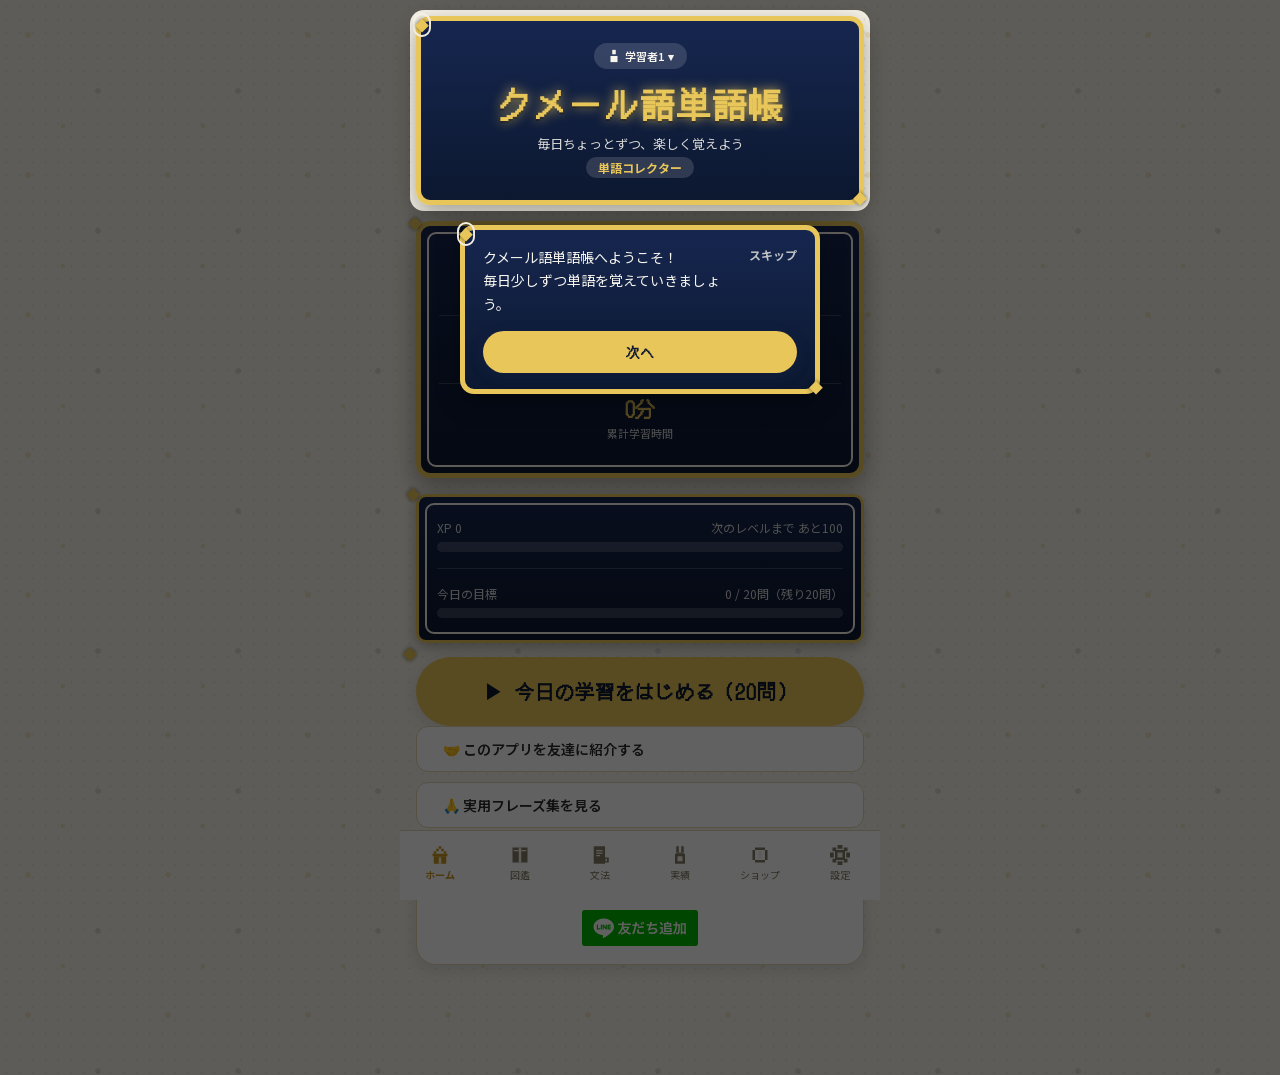
<file: index.html>
<!DOCTYPE html>
<html lang="ja">
<head>
<meta charset="UTF-8">
<meta name="viewport" content="width=device-width, initial-scale=1, viewport-fit=cover">
<title>クメール語単語帳</title>
<meta name="theme-color" content="#1f3d73">
<meta name="apple-mobile-web-app-capable" content="yes">
<meta name="apple-mobile-web-app-status-bar-style" content="black-translucent">
<meta name="apple-mobile-web-app-title" content="クメール単語">
<link rel="manifest" href="manifest.json">
<link rel="icon" href="icons/icon-192.png" type="image/png">
<link rel="apple-touch-icon" href="icons/apple-touch-icon.png">
<link rel="stylesheet" href="css/style.css">
</head>
<body>

<svg style="display:none" aria-hidden="true">
  <defs>
    <symbol id="icon-home" viewBox="0 0 16 16">
      <rect x="7" y="1" width="2" height="2"/><rect x="5" y="3" width="2" height="2"/><rect x="9" y="3" width="2" height="2"/>
      <rect x="3" y="5" width="2" height="2"/><rect x="11" y="5" width="2" height="2"/>
      <rect x="2" y="7" width="12" height="2"/>
      <rect x="3" y="9" width="10" height="6"/>
      <rect x="7" y="10" width="2" height="5" fill="var(--paper)"/>
    </symbol>
    <symbol id="icon-book" viewBox="0 0 16 16">
      <rect x="2" y="2" width="6" height="12"/><rect x="8" y="2" width="6" height="12"/>
      <rect x="7" y="2" width="2" height="12" fill="var(--paper)"/>
      <rect x="3" y="4" width="4" height="1" fill="var(--paper)"/>
      <rect x="9" y="4" width="4" height="1" fill="var(--paper)"/>
    </symbol>
    <symbol id="icon-grammar" viewBox="0 0 16 16">
      <rect x="3" y="1" width="9" height="14"/>
      <rect x="5" y="4" width="5" height="1" fill="var(--paper)"/>
      <rect x="5" y="6" width="5" height="1" fill="var(--paper)"/>
      <rect x="5" y="8" width="3" height="1" fill="var(--paper)"/>
      <rect x="11" y="10" width="4" height="4"/>
      <rect x="12.4" y="11" width="1.2" height="2" fill="var(--paper)"/>
    </symbol>
    <symbol id="icon-medal" viewBox="0 0 16 16">
      <rect x="5" y="1" width="2" height="5"/><rect x="9" y="1" width="2" height="5"/>
      <rect x="5" y="6" width="6" height="1"/>
      <rect x="4" y="7" width="8" height="8"/>
      <rect x="6" y="9" width="4" height="4" fill="var(--paper)"/>
    </symbol>
    <symbol id="icon-coin" viewBox="0 0 16 16">
      <rect x="4" y="2" width="8" height="2"/><rect x="2" y="4" width="2" height="8"/><rect x="12" y="4" width="2" height="8"/>
      <rect x="4" y="12" width="8" height="2"/>
      <rect x="7" y="5" width="2" height="6" fill="var(--paper)"/>
    </symbol>
    <symbol id="icon-gear" viewBox="0 0 16 16">
      <rect x="6" y="0" width="4" height="3"/><rect x="6" y="13" width="4" height="3"/>
      <rect x="0" y="6" width="3" height="4"/><rect x="13" y="6" width="3" height="4"/>
      <rect x="2" y="2" width="3" height="3"/><rect x="11" y="2" width="3" height="3"/>
      <rect x="2" y="11" width="3" height="3"/><rect x="11" y="11" width="3" height="3"/>
      <rect x="4" y="4" width="8" height="8"/>
      <rect x="6" y="6" width="4" height="4" fill="var(--paper)"/>
    </symbol>
    <symbol id="icon-person" viewBox="0 0 16 16">
      <rect x="6" y="1" width="4" height="5"/>
      <rect x="4" y="8" width="8" height="7"/>
    </symbol>
  </defs>
</svg>

<div class="app-shell">

  <!-- ============ ホーム画面 ============ -->
  <section id="screen-home" class="screen">
    <div class="hero dq-window dq-window-frame">
      <button class="profile-chip" id="home-profile-btn"><svg class="nav-icon inline"><use href="#icon-person"></use></svg> <span id="home-profile-name">学習者1</span> ▾</button>
      <h1>クメール語単語帳</h1>
      <div class="sub">毎日ちょっとずつ、楽しく覚えよう</div>
      <div class="rank-title" id="home-rank-title">見習い冒険者</div>
    </div>

    <div class="stat-panel dq-window">
      <div class="stat-panel-grid">
        <div class="stat-item">
          <div class="value" id="home-streak">0</div>
          <div class="label">連続日数</div>
        </div>
        <div class="stat-item">
          <div class="value" id="home-level">1</div>
          <div class="label">レベル</div>
        </div>
        <div class="stat-item">
          <div class="value" id="home-due-count">0</div>
          <div class="label">今日の復習</div>
        </div>
        <div class="stat-item">
          <div class="value" id="home-total-days">0</div>
          <div class="label">累計日数</div>
        </div>
        <div class="stat-item">
          <div class="value" id="home-total-time">0分</div>
          <div class="label">累計学習時間</div>
        </div>
      </div>
    </div>

    <div class="card dq-window">
      <div class="card-label-row">
        <span>XP <span id="home-xp">0</span></span>
        <span id="home-xp-next">次のレベルまで あと100</span>
      </div>
      <div class="xp-bar-track"><div class="xp-bar-fill" id="home-xp-bar" style="width:0%"></div></div>

      <div class="card-divider"></div>

      <div class="card-label-row">
        <span>今日の目標</span>
        <span id="home-goal-label">0 / 20問（残り20問）</span>
      </div>
      <div class="xp-bar-track"><div class="xp-bar-fill" id="home-goal-bar" style="width:0%"></div></div>
    </div>

    <button class="cta-button dq-window" id="home-start-btn">今日の学習をはじめる</button>

    <div id="home-badge-notice"></div>

    <button class="secondary-button app-share-btn">🤝 このアプリを友達に紹介する</button>
    <div style="height:10px;"></div>

    <a href="#phrases" style="text-decoration:none;">
      <button class="secondary-button">🙏 実用フレーズ集を見る</button>
    </a>
    <div style="height:10px;"></div>

    <div class="card line-cta">
      <div class="line-cta-text">クメール語レッスンにご興味のある方は<br>お気軽にご相談ください</div>
      <a class="line-cta-link" data-line-cta target="_blank" rel="noopener">
        <img src="images/line-add-friend.png" alt="友だち追加" width="116" height="36" border="0">
      </a>
    </div>
  </section>

  <!-- ============ クイズ画面 ============ -->
  <section id="screen-quiz" class="screen">
    <div class="quiz-progress">
      <span id="quiz-progress-label">1 / 10</span>
      <div class="xp-bar-track"><div class="xp-bar-fill" id="quiz-progress-bar" style="width:0%"></div></div>
    </div>

    <div id="quiz-feedback-banner"></div>

    <div class="quiz-card dq-window dq-window-frame" id="quiz-card">
      <!-- screens/quiz.js が動的に描画 -->
    </div>

    <div id="quiz-answer-area">
      <!-- screens/quiz.js が動的に描画（4択 or フラッシュカードの表裏ボタン） -->
    </div>
  </section>

  <!-- ============ 結果画面 ============ -->
  <section id="screen-result" class="screen">
    <div id="result-levelup"></div>
    <div class="dq-window dq-window-frame result-hero">
      <div class="sub">おつかれさまでした！</div>
      <div class="big-xp" id="result-xp">+0 XP</div>
      <div class="big-gold" id="result-gold">+0 🪙</div>
      <div id="result-summary" style="margin-top:8px; color:var(--dq-window-text); font-size:13px; opacity:0.85;"></div>
    </div>

    <div id="result-badges"></div>

    <button class="secondary-button app-share-btn">🤝 このアプリを友達に紹介する</button>
    <div style="height:10px;"></div>

    <button class="cta-button" id="result-again-btn">もう一度学習する</button>
    <div style="height:10px;"></div>
    <button class="secondary-button" id="result-home-btn">ホームへ戻る</button>

    <div class="card line-cta">
      <div class="line-cta-text">クメール語レッスンにご興味のある方は<br>お気軽にご相談ください</div>
      <a class="line-cta-link" data-line-cta target="_blank" rel="noopener">
        <img src="images/line-add-friend.png" alt="友だち追加" width="116" height="36" border="0">
      </a>
    </div>

    <div id="result-word-log"></div>
  </section>

  <!-- ============ 単語一覧/図鑑 ============ -->
  <section id="screen-wordlist" class="screen">
    <h2 class="screen-title dq-window">単語図鑑</h2>

    <div class="card line-cta">
      <div class="line-cta-text">この258単語はYouTube動画でも紹介しています</div>
      <a class="secondary-button" href="https://youtu.be/K6aTgOZzvIs?si=Pujhc-N81es6eGJJ" target="_blank" rel="noopener" style="text-decoration:none;">動画を見る</a>
    </div>

    <div id="wordlist-stats"><!-- screens/wordlist.js が動的に描画（苦手単語の傾向） --></div>

    <div class="filter-row" id="wordlist-filters">
      <button class="filter-chip active" data-filter="all">すべて</button>
      <button class="filter-chip" data-filter="core70">超重要70選</button>
      <button class="filter-chip" data-filter="rank1">❔ 未出題</button>
      <button class="filter-chip" data-filter="rank2">⚠️ 苦手</button>
      <button class="filter-chip" data-filter="rank3">🌱 学習中</button>
      <button class="filter-chip" data-filter="rank4">🛡️ 定着</button>
      <button class="filter-chip" data-filter="rank5">⭐ マスター</button>
    </div>
    <div id="wordlist-content"><!-- screens/wordlist.js が動的に描画 --></div>
    <button class="wordlist-index-toggle" id="wordlist-index-toggle" aria-label="索引を開く">索引</button>
    <div class="wordlist-index-backdrop" id="wordlist-index-backdrop"></div>
    <div class="wordlist-index-rail" id="wordlist-index-rail">
      <div class="wordlist-index-grid" id="wordlist-index-grid-main"><!-- screens/wordlist.js が動的に描画 --></div>
      <div class="wordlist-index-grid wordlist-index-grid-tail" id="wordlist-index-grid-tail"><!-- screens/wordlist.js が動的に描画 --></div>
    </div>
  </section>

  <!-- ============ 文法画面 ============ -->
  <section id="screen-grammar" class="screen">
    <div id="grammar-list-view">
      <h2 class="screen-title dq-window">文法</h2>

      <div class="card line-cta">
        <div class="line-cta-text">この文法はYouTube動画でも解説しています</div>
        <a class="secondary-button" href="https://youtu.be/3aC9SNkEnCI?si=jkHDpfnseD1pEHKQ" target="_blank" rel="noopener" style="text-decoration:none;">動画を見る</a>
      </div>

      <div id="grammar-topic-list"><!-- screens/grammar.js が動的に描画 --></div>
      <button class="cta-button grammar-challenge-btn" id="grammar-challenge-btn">🏆 総合並び替えチャレンジ（全13問）</button>
    </div>

    <div id="grammar-detail-view" style="display:none;">
      <button class="secondary-button" id="grammar-back-to-list-btn">← 一覧へ戻る</button>
      <div style="height:10px;"></div>
      <div id="grammar-cards-container"><!-- screens/grammar.js が動的に描画 --></div>
      <button class="cta-button" id="grammar-start-quiz-btn">4択クイズに挑戦する</button>
      <div style="height:10px;"></div>
      <button class="secondary-button" id="grammar-start-reorder-btn">並び替えクイズに挑戦する</button>
    </div>

    <div id="grammar-quiz-view" style="display:none;">
      <div class="quiz-progress">
        <span id="grammar-quiz-progress-label">1 / 3</span>
        <div class="xp-bar-track"><div class="xp-bar-fill" id="grammar-quiz-progress-bar" style="width:0%"></div></div>
      </div>
      <div id="grammar-quiz-feedback-banner"></div>
      <div class="quiz-card dq-window dq-window-frame" id="grammar-quiz-card"><!-- screens/grammar.js が動的に描画 --></div>
      <div id="grammar-quiz-answer-area"><!-- screens/grammar.js が動的に描画 --></div>
      <button class="cta-button" id="grammar-quiz-next-btn" style="display:none;">次へ</button>
    </div>

    <div id="grammar-reorder-view" style="display:none;">
      <div class="quiz-progress">
        <span id="grammar-reorder-progress-label">1 / 1</span>
        <div class="xp-bar-track"><div class="xp-bar-fill" id="grammar-reorder-progress-bar" style="width:0%"></div></div>
      </div>
      <div id="grammar-reorder-feedback-banner"></div>
      <div class="reorder-hint" id="grammar-reorder-hint"><!-- screens/grammar.js が動的に描画 --></div>
      <div class="reorder-answer-area" id="grammar-reorder-answer"><!-- screens/grammar.js が動的に描画 --></div>
      <div class="reorder-word-bank" id="grammar-reorder-bank"><!-- screens/grammar.js が動的に描画 --></div>
      <button class="cta-button" id="grammar-reorder-next-btn" style="display:none;">次へ</button>
      <button class="secondary-button" id="grammar-reorder-reset-btn">やり直す</button>
    </div>

    <div id="grammar-result-view" style="display:none;">
      <div class="dq-window dq-window-frame result-hero" id="grammar-result-hero"><!-- screens/grammar.js が動的に描画 --></div>
      <button class="cta-button" id="grammar-result-retry-btn">もう一度挑戦する</button>
      <div style="height:10px;"></div>
      <button class="secondary-button" id="grammar-result-back-btn">一覧へ戻る</button>
    </div>
  </section>

  <!-- ============ 実用フレーズ集画面 ============ -->
  <section id="screen-phrases" class="screen">
    <h2 class="screen-title dq-window">実用フレーズ集</h2>
    <p style="font-size:12.5px; color:var(--ink-soft); padding:0 4px 10px;">Telegramチャンネル「クメール語を一緒に学ぼう！」で紹介した、実際に使えるフレーズをまとめました。</p>
    <div id="phrases-content"><!-- screens/phrases.js が動的に描画 --></div>
  </section>

  <!-- ============ 実績画面 ============ -->
  <section id="screen-achievements" class="screen">
    <h2 class="screen-title dq-window">実績・レベル</h2>

    <div class="filter-row" id="achievements-tabs">
      <button class="filter-chip active" data-tab="level">レベル</button>
      <button class="filter-chip" data-tab="badges">バッジ</button>
      <button class="filter-chip" data-tab="titles">称号</button>
    </div>

    <div id="achievements-tab-level">
      <div class="card dq-window">
        <div style="display:flex; justify-content:space-between; align-items:baseline;">
          <div><span style="font-size:26px; font-weight:900; color:var(--dq-window-gold);" id="ach-level">Lv.1</span></div>
          <div style="font-size:12px; color:var(--dq-window-text); opacity:0.75;" id="ach-xp">0 XP</div>
        </div>
        <div class="rank-title" id="ach-rank-title">見習い冒険者</div>
        <div class="xp-bar-track" style="margin-top:8px;"><div class="xp-bar-fill" id="ach-xp-bar" style="width:0%"></div></div>
      </div>
    </div>

    <div id="achievements-tab-badges" style="display:none;">
      <div class="badge-grid" id="achievements-grid"><!-- screens/achievements.js が動的に描画 --></div>
    </div>

    <div id="achievements-tab-titles" style="display:none;">
      <div class="title-list" id="achievements-titles-list"><!-- screens/achievements.js が動的に描画 --></div>
    </div>
  </section>

  <!-- ============ ショップ・コレクション画面 ============ -->
  <section id="screen-shop" class="screen">
    <h2 class="screen-title dq-window">ショップ</h2>

    <div class="card dq-window shop-gold-card">
      <div class="shop-gold-label">所持ゴールド</div>
      <div class="shop-gold-value" id="shop-gold-balance">0 🪙</div>
    </div>

    <div class="filter-row" id="shop-tabs">
      <button class="filter-chip active" data-tab="shop">ショップ</button>
      <button class="filter-chip" data-tab="collection">コレクション</button>
    </div>

    <div id="shop-tab-shop">
      <div class="card dq-window gacha-pull-card">
        <button class="cta-button" id="gacha-pull-single-btn">ガチャを1回引く（30 🪙）</button>
        <button class="cta-button gacha-ten-btn" id="gacha-pull-ten-btn">10連ガチャを引く（300 🪙・レア以上確定）</button>
      </div>

      <div id="gacha-result"></div>

      <div class="card dq-window">
        <div class="gacha-rate-title">出現確率</div>
        <div id="gacha-rate-table"><!-- screens/shop.js が動的に描画 --></div>
      </div>
    </div>

    <div id="shop-tab-collection" style="display:none;">
      <div id="shop-collection-summary"></div>
      <div class="badge-grid" id="shop-collection-grid"><!-- screens/shop.js が動的に描画 --></div>
    </div>
  </section>

  <!-- ============ 設定画面 ============ -->
  <section id="screen-settings" class="screen">
    <h2 class="screen-title dq-window">設定</h2>

    <div class="card line-cta">
      <div class="line-cta-text">クメール語レッスンにご興味のある方は<br>お気軽にご相談ください</div>
      <a class="line-cta-link" data-line-cta target="_blank" rel="noopener">
        <img src="images/line-add-friend.png" alt="友だち追加" width="116" height="36" border="0">
      </a>
    </div>

    <button class="secondary-button app-share-btn">🤝 このアプリを友達に紹介する</button>
    <div style="height:14px;"></div>

    <div class="card dq-window" id="settings-toggles-card">
      <label class="switch-row">
        <span>読み仮名を表示する</span>
        <span class="switch">
          <input type="checkbox" id="setting-show-reading" checked>
          <span class="switch-slider"></span>
        </span>
      </label>
      <label class="switch-row">
        <span>日本語→クメール語の出題を含める</span>
        <span class="switch">
          <input type="checkbox" id="setting-enable-jp-to-km" checked>
          <span class="switch-slider"></span>
        </span>
      </label>
      <label class="switch-row switch-row-last">
        <span>ボタンの効果音を鳴らす</span>
        <span class="switch">
          <input type="checkbox" id="setting-sound-enabled" checked>
          <span class="switch-slider"></span>
        </span>
      </label>
    </div>

    <div class="card dq-window" id="settings-scope-card">
      <div style="font-weight:700; margin-bottom:8px;">出題範囲</div>
      <div class="radio-group">
        <label class="radio-option">
          <input type="radio" name="quiz-scope" id="setting-scope-all" value="all" checked>
          <span>全258単語</span>
        </label>
        <label class="radio-option">
          <input type="radio" name="quiz-scope" id="setting-scope-core70" value="core70">
          <span>超重要70選のみ</span>
        </label>
      </div>
    </div>

    <div class="card dq-window" id="settings-advance-card">
      <div style="font-weight:700; margin-bottom:8px;">不正解のときの進み方</div>
      <div class="radio-group">
        <label class="radio-option">
          <input type="radio" name="advance-on-wrong" id="setting-advance-auto" value="auto" checked>
          <span>すぐに次の問題へ進む</span>
        </label>
        <label class="radio-option">
          <input type="radio" name="advance-on-wrong" id="setting-advance-tap" value="tap">
          <span>タップするまで次に進まない</span>
        </label>
      </div>
    </div>

    <div class="card dq-window" id="settings-session-size-card">
      <div style="font-weight:700; margin-bottom:8px;">1回の出題数</div>
      <div class="chip-radio-group" id="setting-session-size-group">
        <label class="chip-radio"><input type="radio" name="session-size" value="5"><span>5問</span></label>
        <label class="chip-radio"><input type="radio" name="session-size" value="10"><span>10問</span></label>
        <label class="chip-radio"><input type="radio" name="session-size" value="15"><span>15問</span></label>
        <label class="chip-radio"><input type="radio" name="session-size" value="20" checked><span>20問</span></label>
        <label class="chip-radio"><input type="radio" name="session-size" value="30"><span>30問</span></label>
        <label class="chip-radio"><input type="radio" name="session-size" value="50"><span>50問</span></label>
      </div>
    </div>

    <div class="card dq-window" id="settings-daily-goal-card">
      <div style="font-weight:700; margin-bottom:8px;">1日の目標問題数</div>
      <div class="chip-radio-group" id="setting-daily-goal-group">
        <label class="chip-radio"><input type="radio" name="daily-goal" value="5"><span>5問</span></label>
        <label class="chip-radio"><input type="radio" name="daily-goal" value="10"><span>10問</span></label>
        <label class="chip-radio"><input type="radio" name="daily-goal" value="15"><span>15問</span></label>
        <label class="chip-radio"><input type="radio" name="daily-goal" value="20" checked><span>20問</span></label>
        <label class="chip-radio"><input type="radio" name="daily-goal" value="30"><span>30問</span></label>
        <label class="chip-radio"><input type="radio" name="daily-goal" value="50"><span>50問</span></label>
        <label class="chip-radio"><input type="radio" name="daily-goal" value="100"><span>100問</span></label>
        <label class="chip-radio"><input type="radio" name="daily-goal" value="200"><span>200問</span></label>
        <label class="chip-radio"><input type="radio" name="daily-goal" value="300"><span>300問</span></label>
      </div>
    </div>

    <div class="card dq-window" id="settings-feedback-card">
      <div style="font-weight:700; margin-bottom:8px;">ご意見・ご要望</div>
      <div class="feedback-rating" id="feedback-rating">
        <button type="button" class="feedback-star" data-rating="1" aria-label="星1つ">★</button>
        <button type="button" class="feedback-star" data-rating="2" aria-label="星2つ">★</button>
        <button type="button" class="feedback-star" data-rating="3" aria-label="星3つ">★</button>
        <button type="button" class="feedback-star" data-rating="4" aria-label="星4つ">★</button>
        <button type="button" class="feedback-star" data-rating="5" aria-label="星5つ">★</button>
      </div>
      <textarea id="feedback-message" rows="3" placeholder="使ってみた感想、追加してほしい機能など、なんでもお聞かせください（任意）"></textarea>
      <button class="secondary-button" id="feedback-submit-btn">送信する</button>
      <div id="feedback-status" class="feedback-status"></div>
    </div>

    <button class="secondary-button" id="setting-reset-btn">学習データをリセットする</button>

    <!-- 2026-10-29に追加。それまでアプリの中からプライバシーポリシーへ行く道が1本も無かった。 -->
    <div style="text-align:center; font-size:12px; margin-top:18px;">
      <a href="privacy.html" target="_blank" rel="noopener" style="color:var(--accent);">プライバシーポリシー</a>
    </div>

    <div style="text-align:center; font-size:11px; color:var(--ink-soft); margin-top:10px;" id="setting-version-info"></div>
  </section>

</div>

<div id="profile-switcher-overlay" class="modal-overlay">
  <div class="modal-panel dq-window">
    <h3>学習者を選択</h3>
    <div id="profile-list" class="profile-list"><!-- profile-switcher.js が動的に描画 --></div>
    <button class="secondary-button" id="profile-add-btn">＋ 新しい学習者を追加</button>
    <button class="secondary-button" id="profile-close-btn">閉じる</button>
  </div>
</div>

<div id="tutorial-overlay" class="tutorial-overlay">
  <div class="tutorial-spotlight" id="tutorial-spotlight"></div>
  <div class="tutorial-tooltip dq-window dq-window-frame" id="tutorial-tooltip">
    <button class="tutorial-skip-btn" id="tutorial-skip-btn">スキップ</button>
    <div class="tutorial-body" id="tutorial-body"></div>
    <button class="cta-button tutorial-next-btn" id="tutorial-next-btn">次へ</button>
  </div>
</div>

<div class="tutorial-complete-banner dq-window dq-window-frame" id="tutorial-complete-banner">
  <div class="tutorial-complete-title">🎉 チュートリアル完了！</div>
  <div class="tutorial-complete-sub">さっそく学習をはじめましょう</div>
</div>

<nav class="bottom-nav">
  <a href="#home" data-screen="home"><svg class="nav-icon"><use href="#icon-home"></use></svg>ホーム</a>
  <a href="#wordlist" data-screen="wordlist"><svg class="nav-icon"><use href="#icon-book"></use></svg>図鑑</a>
  <a href="#grammar" data-screen="grammar"><svg class="nav-icon"><use href="#icon-grammar"></use></svg>文法</a>
  <a href="#achievements" data-screen="achievements"><svg class="nav-icon"><use href="#icon-medal"></use></svg>実績</a>
  <a href="#shop" data-screen="shop"><svg class="nav-icon"><use href="#icon-coin"></use></svg>ショップ</a>
  <a href="#settings" data-screen="settings"><svg class="nav-icon"><use href="#icon-gear"></use></svg>設定</a>
</nav>

<script src="data/words.js"></script>
<script src="data/grammar.js"></script>
<script src="data/phrases.js"></script>
<script src="js/version.js"></script>
<script src="js/utils.js"></script>
<script src="js/sound.js"></script>
<script src="js/word-audio.js"></script>
<script src="js/storage.js"></script>
<script src="js/profile-switcher.js"></script>
<script src="js/tutorial.js"></script>
<script src="js/srs.js"></script>
<script src="js/quiz-engine.js"></script>
<script src="js/gamification.js"></script>
<script src="js/screens/home.js"></script>
<script src="js/screens/quiz.js"></script>
<script src="js/screens/result.js"></script>
<script src="js/screens/wordlist.js"></script>
<script src="js/screens/grammar.js"></script>
<script src="js/screens/phrases.js"></script>
<script src="js/screens/achievements.js"></script>
<script src="js/screens/shop.js"></script>
<script src="js/feedback.js"></script>
<script src="js/app.js"></script>
</body>
</html>
</file>
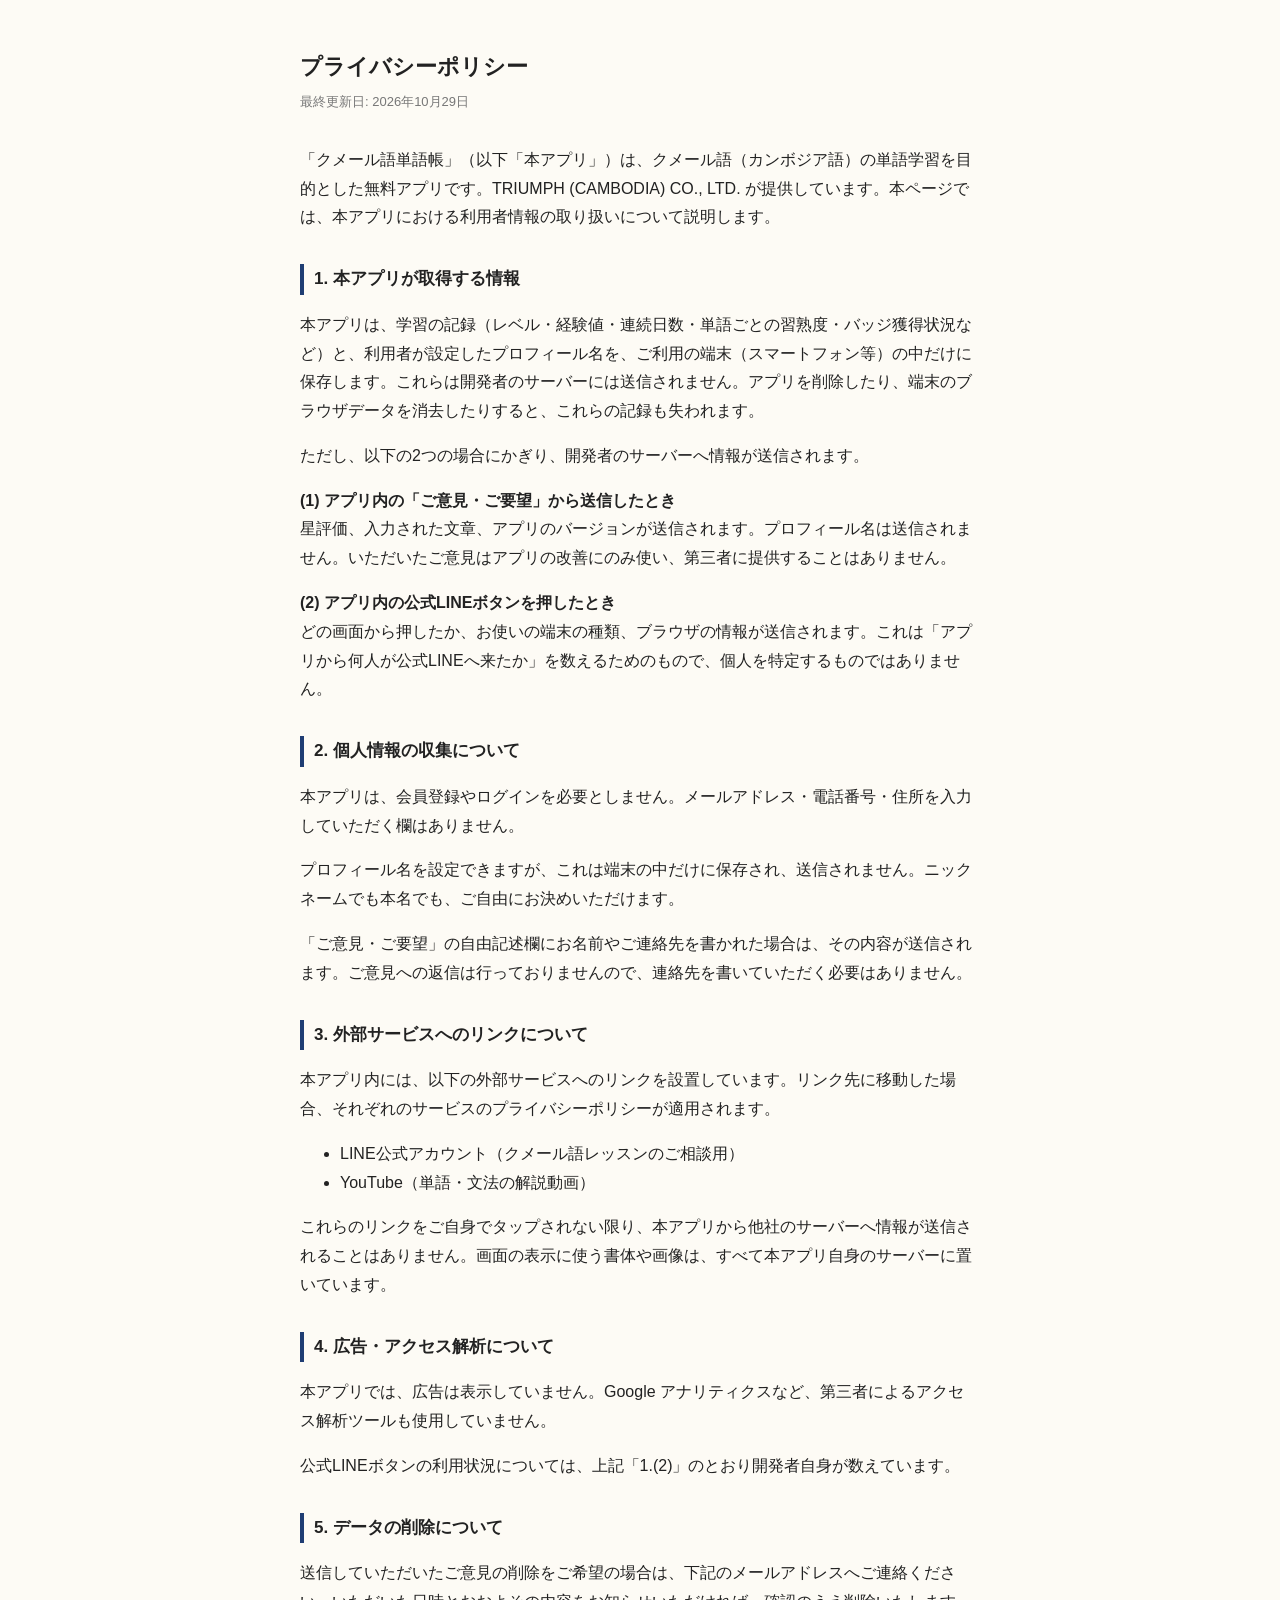
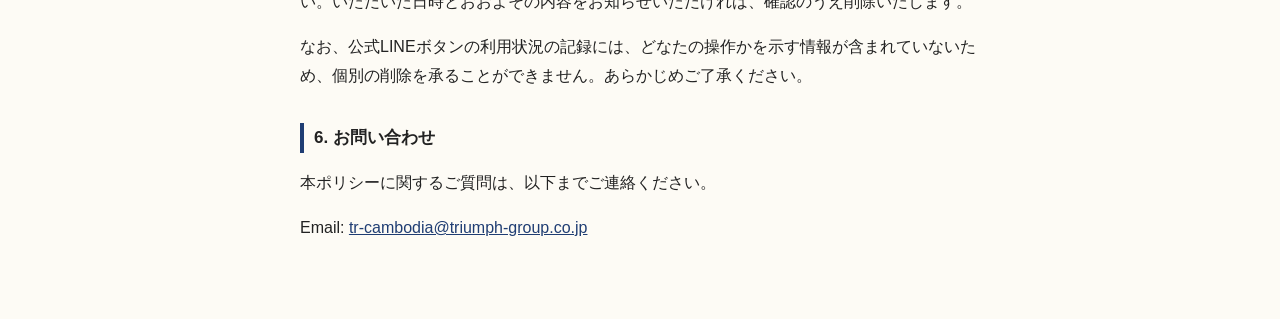
<file: privacy.html>
<!DOCTYPE html>
<html lang="ja">
<head>
<meta charset="UTF-8">
<meta name="viewport" content="width=device-width, initial-scale=1">
<title>プライバシーポリシー | クメール語単語帳</title>
<style>
  body {
    font-family: -apple-system, BlinkMacSystemFont, "Hiragino Sans", "Yu Gothic", sans-serif;
    max-width: 680px;
    margin: 0 auto;
    padding: 32px 20px 60px;
    line-height: 1.8;
    color: #222;
    background: #fdfbf5;
  }
  h1 { font-size: 22px; margin-bottom: 4px; }
  .updated { color: #777; font-size: 13px; margin-bottom: 32px; }
  h2 { font-size: 17px; margin-top: 32px; border-left: 4px solid #1f3d73; padding-left: 10px; }
  a { color: #1f3d73; }
</style>
</head>
<body>

<h1>プライバシーポリシー</h1>
<div class="updated">最終更新日: 2026年10月29日</div>

<p>「クメール語単語帳」（以下「本アプリ」）は、クメール語（カンボジア語）の単語学習を目的とした無料アプリです。TRIUMPH (CAMBODIA) CO., LTD. が提供しています。本ページでは、本アプリにおける利用者情報の取り扱いについて説明します。</p>

<h2>1. 本アプリが取得する情報</h2>
<p>本アプリは、学習の記録（レベル・経験値・連続日数・単語ごとの習熟度・バッジ獲得状況など）と、利用者が設定したプロフィール名を、ご利用の端末（スマートフォン等）の中だけに保存します。これらは開発者のサーバーには送信されません。アプリを削除したり、端末のブラウザデータを消去したりすると、これらの記録も失われます。</p>
<p>ただし、以下の2つの場合にかぎり、開発者のサーバーへ情報が送信されます。</p>
<p><strong>(1) アプリ内の「ご意見・ご要望」から送信したとき</strong><br>
星評価、入力された文章、アプリのバージョンが送信されます。プロフィール名は送信されません。いただいたご意見はアプリの改善にのみ使い、第三者に提供することはありません。</p>
<p><strong>(2) アプリ内の公式LINEボタンを押したとき</strong><br>
どの画面から押したか、お使いの端末の種類、ブラウザの情報が送信されます。これは「アプリから何人が公式LINEへ来たか」を数えるためのもので、個人を特定するものではありません。</p>

<h2>2. 個人情報の収集について</h2>
<p>本アプリは、会員登録やログインを必要としません。メールアドレス・電話番号・住所を入力していただく欄はありません。</p>
<p>プロフィール名を設定できますが、これは端末の中だけに保存され、送信されません。ニックネームでも本名でも、ご自由にお決めいただけます。</p>
<p>「ご意見・ご要望」の自由記述欄にお名前やご連絡先を書かれた場合は、その内容が送信されます。ご意見への返信は行っておりませんので、連絡先を書いていただく必要はありません。</p>

<h2>3. 外部サービスへのリンクについて</h2>
<p>本アプリ内には、以下の外部サービスへのリンクを設置しています。リンク先に移動した場合、それぞれのサービスのプライバシーポリシーが適用されます。</p>
<ul>
  <li>LINE公式アカウント（クメール語レッスンのご相談用）</li>
  <li>YouTube（単語・文法の解説動画）</li>
</ul>
<p>これらのリンクをご自身でタップされない限り、本アプリから他社のサーバーへ情報が送信されることはありません。画面の表示に使う書体や画像は、すべて本アプリ自身のサーバーに置いています。</p>

<h2>4. 広告・アクセス解析について</h2>
<p>本アプリでは、広告は表示していません。Google アナリティクスなど、第三者によるアクセス解析ツールも使用していません。</p>
<p>公式LINEボタンの利用状況については、上記「1.(2)」のとおり開発者自身が数えています。</p>

<h2>5. データの削除について</h2>
<p>送信していただいたご意見の削除をご希望の場合は、下記のメールアドレスへご連絡ください。いただいた日時とおおよその内容をお知らせいただければ、確認のうえ削除いたします。</p>
<p>なお、公式LINEボタンの利用状況の記録には、どなたの操作かを示す情報が含まれていないため、個別の削除を承ることができません。あらかじめご了承ください。</p>

<h2>6. お問い合わせ</h2>
<p>本ポリシーに関するご質問は、以下までご連絡ください。</p>
<p>Email: <a href="mailto:tr-cambodia@triumph-group.co.jp">tr-cambodia@triumph-group.co.jp</a></p>

</body>
</html>
</file>
<file: css/style.css>
/* フォントは自分のサイトに置いている（fonts/）。
   2026-10-29まで Google Fonts から @import していたが、
   **アプリを開くたびにGoogleへIPアドレスとブラウザ情報が飛んでいた**ためやめた。
   利用者が何も押さなくても飛ぶので、プライバシーポリシーに書く必要が出てしまう。
   自前に置いたことで、その通信ごと無くなり、オフラインでも字が崩れなくなった。

   **アプリで使っている文字だけに絞り込んである。**
   単語や画面の文言を増やしたら
   `python "単語アプリ_Google Play公開/フォントを自前にする.py"` で作り直すこと。
   ライセンスは SIL Open Font License 1.1（fonts/OFL*.txt）。 */
@font-face {
  font-family: 'Noto Sans Khmer';
  src: url('../fonts/noto-sans-khmer.woff2') format('woff2-variations'),
       url('../fonts/noto-sans-khmer.woff2') format('woff2');
  font-weight: 400 700;
  font-style: normal;
  font-display: swap;
}
@font-face {
  font-family: 'Noto Sans JP';
  src: url('../fonts/noto-sans-jp.woff2') format('woff2-variations'),
       url('../fonts/noto-sans-jp.woff2') format('woff2');
  font-weight: 400 700;
  font-style: normal;
  font-display: swap;
}
@font-face {
  font-family: 'Zen Maru Gothic';
  src: url('../fonts/zen-maru-gothic-500.woff2') format('woff2');
  font-weight: 500;
  font-style: normal;
  font-display: swap;
}
@font-face {
  font-family: 'Zen Maru Gothic';
  src: url('../fonts/zen-maru-gothic-700.woff2') format('woff2');
  font-weight: 700;
  font-style: normal;
  font-display: swap;
}
@font-face {
  font-family: 'Zen Maru Gothic';
  src: url('../fonts/zen-maru-gothic-900.woff2') format('woff2');
  font-weight: 900;
  font-style: normal;
  font-display: swap;
}
@font-face {
  font-family: 'DotGothic16';
  src: url('../fonts/dotgothic16.woff2') format('woff2');
  font-weight: 400;
  font-style: normal;
  font-display: swap;
}

:root {
  /* 紺碧と山吹（フラット・グラデーションなし） */
  --paper: #f6f2e6;
  --card: #ffffff;
  --card-soft: #eee2c4;
  --ink: #2a2a2a;
  --ink-soft: #847c66;
  --border: #e0d6b0;
  --accent: #1f3d73;
  --accent-strong: #2f579e;
  --accent-soft: #dce4f2;
  --success: #35c46a;
  --success-soft: #dff7e6;
  --danger: #ff5c5c;
  --danger-soft: #ffe1de;
  --gold: #c9971f;
  --gold-soft: #f6e8c6;
  --shadow: 0 4px 16px rgba(31, 61, 115, 0.15);

  /* 背景の二層ドット模様 */
  --bg-dot-accent: rgba(31, 61, 115, 0.14);
  --bg-dot-gold: rgba(201, 151, 31, 0.18);
  --bg-dot-fine: rgba(31, 61, 115, 0.07);

  /* DQ風ダイアログテーマ（テーマ非依存・常に濃紺+金） */
  --dq-window-bg: #16264f;
  --dq-window-bg-2: #0c1830;
  --dq-window-border: #f5f1e6;
  --dq-window-gold: #e8c65a;
  --dq-window-text: #f7f5ee;
  --dq-cursor: #e8c65a;
}

/* OS側がダークモード設定の場合の配色。DQウィンドウ自体は常に濃紺+金なので、
   ページ背景・素のカード類がダークモードでも違和感なく馴染むように調整する */
@media (prefers-color-scheme: dark) {
  :root {
    --paper: #14171f;
    --card: #1c2130;
    --card-soft: #262c3f;
    --ink: #eceef2;
    --ink-soft: #9aa0b0;
    --border: #333b52;
    --accent: #6f8fc7;
    --accent-strong: #8fb0e8;
    --accent-soft: #232c44;
    --success: #6fdb92;
    --success-soft: #2b3b29;
    --danger: #ff8a8a;
    --danger-soft: #4a2a24;
    --gold: #e0b750;
    --gold-soft: #3d3420;
    --shadow: 0 4px 16px rgba(0, 0, 0, 0.4);
    --bg-dot-accent: rgba(111, 143, 199, 0.18);
    --bg-dot-gold: rgba(224, 183, 80, 0.2);
    --bg-dot-fine: rgba(111, 143, 199, 0.1);
  }
}

:root[data-theme="dark"] {
  --paper: #14171f;
  --card: #1c2130;
  --card-soft: #262c3f;
  --ink: #eceef2;
  --ink-soft: #9aa0b0;
  --border: #333b52;
  --accent: #6f8fc7;
  --accent-strong: #8fb0e8;
  --accent-soft: #232c44;
  --success: #6fdb92;
  --success-soft: #2b3b29;
  --danger: #ff8a8a;
  --danger-soft: #4a2a24;
  --gold: #e0b750;
  --gold-soft: #3d3420;
  --shadow: 0 4px 16px rgba(0, 0, 0, 0.4);
  --bg-dot-accent: rgba(111, 143, 199, 0.18);
  --bg-dot-gold: rgba(224, 183, 80, 0.2);
  --bg-dot-fine: rgba(111, 143, 199, 0.1);
}

:root[data-theme="light"] {
  --paper: #f6f2e6;
  --card: #ffffff;
  --card-soft: #eee2c4;
  --ink: #2a2a2a;
  --ink-soft: #847c66;
  --border: #e0d6b0;
  --accent: #1f3d73;
  --accent-strong: #2f579e;
  --accent-soft: #dce4f2;
  --success: #35c46a;
  --success-soft: #dff7e6;
  --danger: #ff5c5c;
  --danger-soft: #ffe1de;
  --gold: #c9971f;
  --gold-soft: #f6e8c6;
  --shadow: 0 4px 16px rgba(31, 61, 115, 0.15);
  --bg-dot-accent: rgba(31, 61, 115, 0.14);
  --bg-dot-gold: rgba(201, 151, 31, 0.18);
  --bg-dot-fine: rgba(31, 61, 115, 0.07);
}

* { box-sizing: border-box; }

html, body {
  margin: 0;
  padding: 0;
  background: var(--paper);
  color: var(--ink);
  font-family: 'Noto Sans JP', sans-serif;
  -webkit-font-smoothing: antialiased;
}

body {
  min-height: 100vh;
  padding-bottom: calc(88px + env(safe-area-inset-bottom)); /* 下部ナビの高さ分 */
  background-image:
    radial-gradient(circle at 20% 25%, var(--bg-dot-gold) 2.5px, transparent 3.2px),
    radial-gradient(circle at 70% 65%, var(--bg-dot-accent) 2.5px, transparent 3.2px),
    radial-gradient(circle at 45% 90%, var(--bg-dot-gold) 2px, transparent 2.6px),
    radial-gradient(circle, var(--bg-dot-fine) 1px, transparent 1.3px);
  background-size: 140px 140px, 140px 140px, 140px 140px, 13px 13px;
}

.khmer {
  font-family: 'Noto Sans Khmer', sans-serif;
}

h1, h2, h3 {
  font-family: 'Zen Maru Gothic', sans-serif;
  margin: 0 0 8px;
}

a { color: inherit; }

button {
  font-family: inherit;
  cursor: pointer;
}

/* ---------- レイアウト共通 ---------- */
.app-shell {
  max-width: 480px;
  margin: 0 auto;
  padding: 16px 16px 8px;
}

.screen { display: none; }
/* 画面切り替え時に必ずフェード+わずかなスライドを入れ、「今日の学習をはじめる」を押した
   瞬間いきなり問題が始まる等、画面がぱっと切り替わって変化に気づきにくい問題に対応する */
.screen.active { display: block; animation: screenEnter 0.28s ease-out; }
@keyframes screenEnter {
  from { opacity: 0; transform: translateY(12px); }
  to { opacity: 1; transform: translateY(0); }
}
@media (prefers-reduced-motion: reduce) {
  .screen.active { animation: none; }
}

.card {
  background: var(--card);
  border: 1px solid var(--border);
  border-radius: 20px;
  padding: 18px 20px;
  box-shadow: var(--shadow);
  margin-bottom: 14px;
}
.card-label-row {
  display: flex;
  justify-content: space-between;
  font-size: 12px;
  color: var(--ink-soft);
  margin-bottom: 6px;
}

/* ---------- DQ風メッセージウィンドウ ---------- */
.dq-window {
  position: relative;
  border: 5px solid var(--dq-window-gold);
  border-radius: 14px;
  background: linear-gradient(180deg, var(--dq-window-bg) 0%, var(--dq-window-bg-2) 100%);
  color: var(--dq-window-text);
  padding: 22px 18px;
  box-shadow: 0 8px 24px rgba(0, 0, 0, 0.35);
}
.dq-window::before {
  content: "";
  position: absolute;
  inset: 6px;
  border: 2px solid var(--dq-window-border);
  border-radius: 9px;
  pointer-events: none;
}
.dq-window::after {
  content: "◆";
  position: absolute;
  top: -13px; left: -13px;
  right: auto; bottom: auto;
  color: var(--dq-window-gold);
  font-size: 14px;
  text-shadow: 0 0 4px rgba(0,0,0,0.5);
  pointer-events: none;
}
.dq-window .dq-corner-tr,
.dq-window .dq-corner-bl,
.dq-window .dq-corner-br { display: none; } /* placeholder, corners drawn via ::after on wrapper below */

/* 四隅の◆を四方向に出すため、追加の疑似要素を持つラッパーとして .dq-window-frame を使う */
/* .dq-window と組み合わせた際、inset/topなどの指定が混ざって疑似要素の当たり判定が
   カード全体に広がってしまわないよう、top/right/bottom/leftを必ず4方向とも明示する */
.dq-window-frame { position: relative; }
.dq-window-frame::before,
.dq-window-frame::after {
  content: "◆";
  position: absolute;
  top: auto; right: auto; bottom: auto; left: auto;
  color: var(--dq-window-gold);
  font-size: 14px;
  z-index: 2;
  text-shadow: 0 0 4px rgba(0,0,0,0.5);
  pointer-events: none;
}
.dq-window-frame::before { top: -8px; left: -8px; }
.dq-window-frame::after { bottom: -8px; right: -8px; }

/* ---------- ホーム画面・図鑑: ドラゴンクエスト風ウィンドウ（No.1「王道の青ウィンドウ」） ---------- */
.hero.dq-window {
  background: linear-gradient(180deg, var(--dq-window-bg) 0%, var(--dq-window-bg-2) 100%);
  border: 5px solid var(--dq-window-gold);
  border-radius: 14px;
}
.hero.dq-window h1 {
  color: var(--dq-window-gold);
  text-shadow: 0 0 12px rgba(232, 198, 90, 0.8), 0 2px 0 rgba(0, 0, 0, 0.45);
}
.hero.dq-window .sub { color: var(--dq-window-text); opacity: 0.85; }
.hero.dq-window .rank-title {
  background: rgba(255, 255, 255, 0.14);
  color: var(--dq-window-gold);
}
.hero.dq-window .profile-chip {
  background: rgba(255, 255, 255, 0.14);
  color: var(--dq-window-text);
  border-color: transparent;
}

/* 連続日数・レベル・今日の復習・累計日数・累計学習時間を1枚の大きな枠にまとめ、
   枠内は罫線で区切って項目を区別する（バラバラの個別カードだと数値がどれも同格に見えて
   選択中の設定などとの違いが分かりにくいという指摘への対応） */
.stat-panel.dq-window { margin: 16px 0; }
.stat-panel-grid {
  display: grid;
  grid-template-columns: repeat(2, 1fr);
}
.stat-item {
  position: relative;
  text-align: center;
  padding: 10px 8px;
}
.stat-item:nth-child(2n)::before {
  content: "";
  position: absolute;
  left: 0;
  top: 14%;
  width: 1px;
  height: 72%;
  background: rgba(255, 255, 255, 0.18);
}
.stat-item:nth-child(n + 3) {
  border-top: 1px solid rgba(255, 255, 255, 0.18);
}
.stat-panel-grid .stat-item:last-child:nth-child(odd) {
  grid-column: 1 / -1;
}
.stat-item .value {
  font-size: 20px;
  font-weight: 700;
  color: var(--dq-window-gold);
  font-family: 'DotGothic16', 'Zen Maru Gothic', sans-serif;
}
.stat-item .label {
  font-size: 11px;
  color: var(--dq-window-text);
  opacity: 0.8;
  margin-top: 2px;
}

/* XPと今日の目標も同様に1枚の枠にまとめ、内部を区切り線で分ける */
.card-divider {
  height: 1px;
  background: var(--border);
  margin: 16px 0;
}
.card.dq-window .card-divider { background: rgba(255, 255, 255, 0.18); }

.card.dq-window {
  background: linear-gradient(180deg, var(--dq-window-bg) 0%, var(--dq-window-bg-2) 100%);
  border: 3px solid var(--dq-window-gold);
  border-radius: 10px;
  box-shadow: 0 4px 14px rgba(0, 0, 0, 0.3);
  color: var(--dq-window-text);
}
.card.dq-window .card-label-row { color: var(--dq-window-text); opacity: 0.85; }
.card.dq-window .xp-bar-track { background: rgba(255, 255, 255, 0.18); }
.card.dq-window .rank-title { background: rgba(255, 255, 255, 0.14); color: var(--dq-window-gold); }

/* ホームの主CTAは、押すべきアクションだと一目でわかるように▶プレフィックスを付け、
   一回り大きく・常に金色の光が呼吸するように光らせて、ホーム内で最も目立つ要素にする */
#home-start-btn.dq-window {
  font-weight: 900;
  font-size: 19px;
  padding: 20px 15px;
  letter-spacing: 1px;
  animation: ctaPulse 2s ease-in-out infinite;
}
#home-start-btn.dq-window::before {
  content: "▶ ";
  position: static;
  inset: auto;
  border: none;
  border-radius: 0;
}
#home-start-btn.dq-window:disabled { animation: none; }
@keyframes ctaPulse {
  0%, 100% { box-shadow: var(--shadow), 0 0 0 0 rgba(232, 198, 90, 0.55); }
  50% { box-shadow: var(--shadow), 0 0 0 10px rgba(232, 198, 90, 0); }
}
@media (prefers-reduced-motion: reduce) {
  #home-start-btn.dq-window { animation: none; }
}

.screen-title.dq-window {
  display: inline-block;
  background: linear-gradient(180deg, var(--dq-window-bg) 0%, var(--dq-window-bg-2) 100%);
  border: 3px solid var(--dq-window-gold);
  border-radius: 8px;
  color: var(--dq-window-gold);
  font-family: 'DotGothic16', 'Zen Maru Gothic', sans-serif;
  padding: 6px 16px;
  font-size: 16px;
  box-shadow: 0 3px 10px rgba(0, 0, 0, 0.25);
}

/* ---------- ホーム画面 ---------- */
.hero {
  background: linear-gradient(160deg, var(--card-soft) 0%, var(--paper) 85%);
  border-radius: 24px;
  padding: 22px 20px;
  text-align: center;
  margin-bottom: 16px;
  border: 2px solid var(--border);
}
.hero h1 {
  font-size: 34px;
  font-family: 'DotGothic16', 'Zen Maru Gothic', sans-serif;
  color: var(--gold);
  letter-spacing: 2px;
  margin: 6px 0 8px;
  line-height: 1.25;
}
.hero .sub {
  font-size: 13px;
  color: var(--ink-soft);
  margin-top: 4px;
}

.profile-chip {
  display: inline-flex;
  align-items: center;
  gap: 4px;
  font-size: 11px;
  font-weight: 600;
  color: var(--ink-soft);
  background: var(--card);
  border: 1px solid var(--border);
  border-radius: 999px;
  padding: 4px 12px;
  margin-bottom: 8px;
}

.rank-title {
  display: inline-block;
  font-size: 12px;
  font-weight: 700;
  color: var(--gold);
  background: var(--gold-soft);
  padding: 2px 12px;
  border-radius: 999px;
  margin-top: 4px;
}

.xp-bar-track {
  background: var(--border);
  border-radius: 999px;
  height: 10px;
  overflow: hidden;
}
.xp-bar-fill {
  background: var(--gold);
  height: 100%;
  border-radius: 999px;
  transition: width 0.4s ease;
}

.cta-button {
  display: block;
  width: 100%;
  border: none;
  border-radius: 999px;
  padding: 15px;
  font-size: 16px;
  font-weight: 700;
  font-family: 'DotGothic16', 'Zen Maru Gothic', sans-serif;
  color: var(--dq-window-bg-2);
  background: var(--dq-window-gold);
  box-shadow: var(--shadow);
}
.cta-button:active { transform: scale(0.98); }
.cta-button:disabled {
  background: var(--border);
  color: var(--ink-soft);
  box-shadow: none;
}
.card.dq-window .cta-button:disabled {
  background: rgba(255, 255, 255, 0.15);
  color: rgba(247, 245, 238, 0.5);
}

/* 副次コマンド行: 主CTA(ピル)ともタグとも違う、選べば実行される「コマンド」だとわかる形。
   ホバー/フォーカス時に choice-btn と同じ金の▶カーソルを出す */
.secondary-button {
  position: relative;
  display: block;
  width: 100%;
  border: 1px solid var(--border);
  border-radius: 12px;
  padding: 12px 12px 12px 26px;
  font-size: 14px;
  font-weight: 600;
  color: var(--ink);
  background: var(--card);
  text-align: left;
}
.secondary-button:hover:not(:disabled)::before,
.secondary-button:focus-visible::before {
  content: "▶";
  position: absolute;
  left: 10px;
  top: 50%;
  transform: translateY(-50%);
  color: var(--gold);
  animation: dq-cursor-blink 0.8s steps(2) infinite;
}

/* ---------- フィードバック ---------- */
.feedback-rating { display: flex; gap: 6px; margin-bottom: 10px; }
.feedback-star {
  font-size: 26px;
  line-height: 1;
  background: none;
  border: none;
  color: var(--border);
  padding: 0;
  cursor: pointer;
  transition: transform 0.15s ease, color 0.15s ease;
}
.feedback-star.active {
  color: var(--gold);
  transform: scale(1.15);
}
#feedback-message {
  width: 100%;
  box-sizing: border-box;
  border: 1px solid var(--border);
  border-radius: 12px;
  padding: 10px;
  font-size: 13px;
  font-family: inherit;
  color: var(--ink);
  background: var(--card-soft);
  resize: vertical;
  margin-bottom: 10px;
}
.feedback-status { font-size: 12px; color: var(--ink-soft); margin-top: 6px; min-height: 16px; }
.card.dq-window .feedback-star { color: rgba(255, 255, 255, 0.3); }
/* 濃紺背景の上では通常の--goldがくすんで見え、選択中の星が分かりにくかったため、
   このテーマで実際に目立つ--dq-window-goldに変え、光彩も付けて選択数が一目で分かるようにする */
.card.dq-window .feedback-star.active {
  color: var(--dq-window-gold);
  text-shadow: 0 0 8px rgba(232, 198, 90, 0.85);
}
.card.dq-window #feedback-message {
  background: rgba(0, 0, 0, 0.25);
  border-color: rgba(255, 255, 255, 0.25);
  color: var(--dq-window-text);
}
.card.dq-window #feedback-message::placeholder { color: rgba(247, 245, 238, 0.5); }
.card.dq-window .feedback-status { color: var(--dq-window-text); opacity: 0.7; }

/* ---------- 設定画面: チェックボックスの代わりに使うスイッチ ---------- */
.switch-row {
  display: flex;
  justify-content: space-between;
  align-items: center;
  margin-bottom: 14px;
}
.switch-row-last { margin-bottom: 0; }
.switch {
  position: relative;
  display: inline-block;
  width: 44px;
  height: 26px;
  flex-shrink: 0;
}
.switch input {
  position: absolute;
  inset: 0;
  opacity: 0;
  margin: 0;
  cursor: pointer;
  z-index: 1;
}
.switch-slider {
  position: absolute;
  inset: 0;
  background: var(--border);
  border-radius: 999px;
  transition: background 0.2s ease;
}
.switch-slider::before {
  content: "";
  position: absolute;
  left: 3px;
  top: 3px;
  width: 20px;
  height: 20px;
  border-radius: 50%;
  background: #fff;
  box-shadow: 0 1px 3px rgba(0, 0, 0, 0.35);
  transition: transform 0.2s ease;
}
.switch input:checked + .switch-slider { background: var(--gold); }
.switch input:checked + .switch-slider::before { transform: translateX(18px); }
.switch input:focus-visible + .switch-slider { outline: 2px solid var(--accent); outline-offset: 2px; }
.card.dq-window .switch-slider { background: rgba(255, 255, 255, 0.25); }
.card.dq-window .switch input:checked + .switch-slider { background: var(--dq-window-gold); }

/* ---------- レッスン集客用LINE導線 ---------- */
.line-cta {
  text-align: center;
}
.line-cta-text {
  font-size: 13px;
  color: var(--ink-soft);
  margin-bottom: 12px;
  line-height: 1.6;
}
.line-cta-link {
  display: inline-block;
  line-height: 0;
}
.line-cta-link img { vertical-align: middle; }

/* ---------- クイズ画面 ---------- */
.quiz-progress {
  display: flex;
  align-items: center;
  gap: 8px;
  margin-bottom: 14px;
  font-size: 12px;
  color: var(--ink-soft);
}
.quiz-progress .xp-bar-track { flex: 1; }

.quiz-card {
  margin-bottom: 18px;
  min-height: 160px;
  display: flex;
  flex-direction: column;
  justify-content: center;
  gap: 10px;
  text-align: center;
}
.quiz-card .prompt-khmer {
  font-size: 34px;
  font-weight: 600;
  color: var(--dq-window-gold);
}
.prompt-khmer-wrap {
  display: flex;
  align-items: center;
  justify-content: center;
  gap: 10px;
}
.khmer-tap-audio { cursor: pointer; }

.quiz-correct-reveal {
  margin-top: 8px;
  font-size: 13px;
  font-weight: 700;
  color: var(--dq-window-gold);
}

.audio-btn {
  flex-shrink: 0;
  border: none;
  border-radius: 999px;
  width: 30px;
  height: 30px;
  font-size: 14px;
  line-height: 1;
  background: rgba(127, 127, 127, 0.18);
  color: inherit;
  display: inline-flex;
  align-items: center;
  justify-content: center;
}
.audio-btn:active { transform: scale(0.92); }
.audio-btn.small {
  width: 24px;
  height: 24px;
  font-size: 11px;
}

.listening-play-btn {
  display: block;
  width: 84px;
  height: 84px;
  margin: 6px auto 14px;
  border-radius: 50%;
  background: var(--dq-window-gold);
  color: var(--dq-window-bg-2);
  font-size: 36px;
  box-shadow: 0 4px 14px rgba(0, 0, 0, 0.35);
}
.listening-play-btn:active { transform: scale(0.94); }
.quiz-card .prompt-reading {
  font-size: 19px;
  font-weight: 700;
  color: var(--dq-window-text);
  background: rgba(255,255,255,0.12);
  display: inline-block;
  padding: 4px 16px;
  border-radius: 999px;
  align-self: center;
}
.quiz-card .prompt-meaning {
  font-size: 24px;
  font-weight: 700;
  color: var(--dq-window-text);
}
.quiz-card .quiz-hint {
  font-size: 12px;
  color: var(--dq-window-text);
  opacity: 0.75;
}

.choice-grid {
  display: grid;
  grid-template-columns: 1fr 1fr;
  gap: 10px;
}
.choice-btn {
  position: relative;
  border: 2px solid var(--border);
  background: var(--card);
  border-radius: 16px;
  padding: 14px 10px 14px 26px;
  font-size: 15px;
  color: var(--ink);
  min-height: 56px;
  text-align: left;
}
.choice-btn:hover:not(:disabled)::before,
.choice-btn:focus-visible::before {
  content: "▶";
  position: absolute;
  left: 8px;
  top: 50%;
  transform: translateY(-50%);
  color: var(--gold);
  animation: dq-cursor-blink 0.8s steps(2) infinite;
}
.choice-btn.correct {
  border-color: var(--success);
  background: var(--success-soft);
  color: var(--success);
}
.choice-btn.incorrect {
  border-color: var(--danger);
  background: var(--danger-soft);
  color: var(--danger);
}
@keyframes dq-cursor-blink { 50% { opacity: 0.15; } }

.flashcard-actions {
  display: grid;
  grid-template-columns: 1fr 1fr;
  gap: 10px;
}
.flashcard-actions .know-btn {
  border: none;
  border-radius: 16px;
  padding: 14px;
  font-weight: 700;
  color: #fff;
  background: var(--success);
}
.flashcard-actions .dontknow-btn {
  border: none;
  border-radius: 16px;
  padding: 14px;
  font-weight: 700;
  color: #fff;
  background: var(--danger);
}

.matching-board {
  display: grid;
  grid-template-columns: 1fr 1fr;
  gap: 8px 10px;
}
.matching-tile {
  border: 2px solid var(--border);
  background: var(--card);
  border-radius: 14px;
  padding: 12px 8px;
  font-size: 14px;
  text-align: center;
  color: var(--ink);
  min-height: 56px;
  width: 100%;
  display: flex;
  flex-direction: column;
  align-items: center;
  justify-content: center;
}
.matching-tile.selected {
  border-color: var(--dq-window-gold);
  background: var(--gold-soft);
}
.matching-tile.matched {
  border-color: var(--success);
  background: var(--success-soft);
  color: var(--success);
  opacity: 0.65;
}
.matching-tile.mismatch {
  border-color: var(--danger);
  background: var(--danger-soft);
  color: var(--danger);
}
.matching-tile .matching-reading {
  display: block;
  font-size: 14px;
  font-weight: 700;
  color: var(--ink);
  margin-top: 2px;
}
.matching-tile.matched .matching-reading,
.matching-tile.mismatch .matching-reading { color: inherit; opacity: 0.8; }

.matching-tile-wrap {
  display: flex;
  align-items: stretch;
  gap: 4px;
}
.matching-tile-wrap .matching-tile { flex: 1; }
.matching-tile-wrap .audio-btn { flex-shrink: 0; align-self: center; }

.choice-audio-wrap {
  display: flex;
  align-items: stretch;
  gap: 4px;
}
.choice-audio-wrap .choice-btn { flex: 1; }
.choice-audio-wrap .audio-btn { flex-shrink: 0; align-self: center; }

.choice-reading {
  display: block;
  font-size: 14px;
  font-weight: 700;
  color: var(--ink);
  margin-top: 2px;
}

.ipa-tag {
  font-family: 'Noto Sans', 'Segoe UI', sans-serif;
  font-weight: 700;
  opacity: 0.9;
}

.truefalse-btn {
  text-align: center;
  font-weight: 700;
  padding-left: 10px;
}

.feedback-banner {
  text-align: center;
  font-weight: 700;
  padding: 10px;
  border-radius: 14px;
  margin-bottom: 12px;
}
.feedback-banner.correct { background: var(--success-soft); color: var(--success); }
.feedback-banner.incorrect { background: var(--danger-soft); color: var(--danger); }
.quiz-next-btn { margin-top: 8px; }

/* ---------- 単語一覧/図鑑 ---------- */
.stats-rank-row {
  display: flex;
  justify-content: space-between;
  gap: 4px;
  margin-top: 6px;
}
.stats-rank-item {
  flex: 1 1 0;
  display: flex;
  flex-direction: column;
  align-items: center;
  gap: 2px;
  padding: 6px 2px;
  background: var(--card-soft);
  border-radius: 10px;
}
.stats-rank-icon { font-size: 14px; }
.stats-rank-count { font-size: 15px; font-weight: 700; color: var(--ink); }
.stats-rank-label { font-size: 9px; color: var(--ink-soft); }
.stats-weak-title {
  font-size: 12px;
  font-weight: 700;
  color: var(--danger);
  margin: 12px 0 6px;
}
.weak-word-list { display: flex; flex-direction: column; gap: 6px; }
.weak-word-row {
  display: flex;
  align-items: center;
  flex-wrap: wrap;
  gap: 6px;
  padding: 6px 8px;
  background: var(--card-soft);
  border-radius: 10px;
  font-size: 12px;
}
.weak-word-row .km { font-size: 15px; font-weight: 600; color: var(--ink); }
.weak-word-row .jp { color: var(--ink-soft); }
.weak-word-row .weak-word-stat { margin-left: auto; color: var(--danger); font-size: 11px; white-space: nowrap; }
.reading-tag.small {
  display: inline-block;
  font-size: 11px;
  font-weight: 700;
  color: var(--ink);
  background: var(--card);
  padding: 0 6px;
  border-radius: 999px;
}

.phrase-intro {
  font-size: 12.5px;
  color: var(--ink-soft);
  margin: 0 0 10px;
  padding-left: 4px;
  line-height: 1.5;
}
.phrase-card {
  background: var(--card);
  border: 1px solid var(--border);
  border-left: 5px solid var(--gold);
  border-radius: 14px;
  padding: 10px 14px;
  margin-bottom: 10px;
}
.phrase-card .phrase-meaning { font-size: 13px; font-weight: 700; color: var(--ink); margin-bottom: 4px; }
.phrase-card .phrase-khmer { font-size: 18px; font-weight: 600; color: var(--ink); }
.phrase-card .phrase-reading {
  display: inline-block;
  font-size: 13px;
  font-weight: 700;
  color: var(--ink);
  background: var(--card-soft);
  padding: 1px 8px;
  border-radius: 999px;
  margin-top: 4px;
}

.category-block { margin-bottom: 18px; }
.category-title {
  font-size: 14px;
  font-weight: 700;
  color: var(--gold);
  margin-bottom: 8px;
  padding-left: 4px;
}

/* ---------- 単語図鑑: 密なリスト＋索引レール ---------- */
/* カテゴリーごとにアコーディオン化: タップするまで単語一覧を隠し、開閉は三角マークの向きで示す */
.wordlist-cat-header {
  position: sticky;
  top: 0;
  z-index: 3;
  background: var(--dq-window-gold);
  color: var(--dq-window-bg-2);
  font-size: 12px;
  font-weight: 900;
  padding: 5px 12px;
  border-radius: 8px;
  margin: 16px 0 4px;
  display: flex;
  align-items: center;
  justify-content: space-between;
  gap: 8px;
  width: 100%;
  border: none;
  text-align: left;
  font-family: inherit;
  cursor: pointer;
}
.wordlist-cat-section:first-child .wordlist-cat-header { margin-top: 0; }
.wordlist-cat-header .accordion-arrow {
  display: inline-block;
  font-size: 10px;
  transition: transform 0.2s ease;
}
.wordlist-cat-section.open .wordlist-cat-header .accordion-arrow { transform: rotate(90deg); }
.wordlist-cat-body { display: none; }
.wordlist-cat-section.open .wordlist-cat-body { display: block; }

.wordlist-row {
  padding: 9px 4px 9px 8px;
  border-bottom: 1px solid var(--border);
  border-left: 3px solid var(--border);
}
.wordlist-row.rank-2 { border-left-color: var(--danger); }
.wordlist-row.rank-3 { border-left-color: var(--gold); }
.wordlist-row.rank-4 { border-left-color: var(--accent-strong); }
.wordlist-row.rank-5 { border-left-color: var(--success); }
.wordlist-row-main {
  display: flex;
  align-items: baseline;
  flex-wrap: wrap;
  gap: 6px;
}
.wordlist-row-main .row-rank-icon { flex-shrink: 0; font-size: 12px; }
.wordlist-row-main .row-khmer { font-size: 17px; font-weight: 600; color: var(--ink); }
.wordlist-row-main .row-reading { font-size: 12px; font-weight: 700; color: var(--ink-soft); }
.wordlist-row-main .audio-btn { margin-left: 1px; }
.wordlist-row-main .row-core70 {
  margin-left: auto;
  flex-shrink: 0;
  font-size: 9px;
  font-weight: 700;
  color: var(--gold);
  border: 1px solid var(--gold-soft);
  border-radius: 999px;
  padding: 0 6px;
}
.wordlist-row-meaning {
  font-size: 12.5px;
  color: var(--ink-soft);
  margin-top: 2px;
  padding-left: 20px;
}

/* 索引: 普段は右下の小さな取っ手だけを表示し、ワンタップで中央に
   クメール語の子音表と同じ「横5文字」の表組みパネルを開閉する。
   一括表示なので縦長にする必要はなく、大きな文字のまま画面中央に収める */
.wordlist-index-toggle {
  position: fixed;
  right: 4px;
  bottom: 90px;
  z-index: 6;
  border: 1px solid var(--border);
  background: var(--card);
  color: var(--ink-soft);
  font-size: 13px;
  font-weight: 700;
  padding: 10px 7px;
  border-radius: 12px;
  box-shadow: var(--shadow);
  cursor: pointer;
  font-family: 'Noto Sans Khmer', sans-serif;
}
.wordlist-index-toggle.active { background: var(--dq-window-gold); color: var(--dq-window-bg-2); border-color: transparent; }

.wordlist-index-backdrop {
  display: none;
  position: fixed;
  inset: 0;
  z-index: 4;
  background: rgba(0, 0, 0, 0.45);
}
.wordlist-index-backdrop.open { display: block; }

.wordlist-index-rail {
  display: none;
  position: fixed;
  left: 50%;
  top: 50%;
  transform: translate(-50%, -50%);
  z-index: 5;
  width: min(380px, 94vw);
  flex-direction: column;
  gap: 8px;
  background: var(--card);
  border: 3px solid var(--dq-window-gold);
  border-radius: 18px;
  padding: 14px 10px;
  box-shadow: 0 16px 40px rgba(0, 0, 0, 0.4);
  touch-action: none; /* なぞり操作をページのスクロールと衝突させない */
  user-select: none;
}
.wordlist-index-rail.open { display: flex; }

.wordlist-index-grid {
  display: grid;
  grid-template-columns: repeat(5, 1fr);
  gap: 5px;
}
.wordlist-index-grid-tail {
  grid-template-columns: repeat(4, minmax(44px, 70px));
  justify-content: center;
}
.wordlist-index-rail button {
  aspect-ratio: 1;
  display: flex;
  align-items: center;
  justify-content: center;
  border: none;
  background: var(--card-soft);
  font-family: 'Noto Sans Khmer', sans-serif;
  font-size: clamp(30px, 9vw, 48px);
  font-weight: 700;
  color: var(--ink-soft);
  border-radius: 10px;
  cursor: pointer;
}
.wordlist-index-rail button.active { background: var(--dq-window-gold); color: var(--dq-window-bg-2); }

.wordlist-rail-tip {
  display: none;
  position: absolute;
  align-items: center;
  justify-content: center;
  width: 60px;
  height: 60px;
  border-radius: 50%;
  background: var(--dq-window-gold);
  color: var(--dq-window-bg-2);
  font-size: 28px;
  font-weight: 900;
  box-shadow: 0 4px 14px rgba(0, 0, 0, 0.35);
  pointer-events: none;
  transform: translate(-50%, -115%);
}

.filter-row {
  display: flex;
  flex-wrap: wrap;
  gap: 8px;
  margin-bottom: 14px;
}
.filter-chip {
  position: relative;
  flex-shrink: 0;
  border: 1px solid var(--border);
  border-radius: 999px;
  padding: 6px 14px 6px 14px;
  font-size: 12px;
  background: var(--card);
  color: var(--ink-soft);
}
.filter-chip.active {
  background: var(--dq-window-gold);
  color: var(--dq-window-bg-2);
  border-color: transparent;
  font-weight: 700;
}

/* ---------- 実績画面 ---------- */
.badge-grid {
  display: grid;
  grid-template-columns: repeat(3, 1fr);
  gap: 10px;
}
.badge-tile {
  background: var(--card);
  border: 1px solid var(--border);
  border-radius: 16px;
  padding: 14px 6px;
  text-align: center;
}
.badge-tile.locked { opacity: 0.35; filter: grayscale(1); }
.badge-tile .icon { font-size: 26px; }
.badge-tile .name { font-size: 11px; margin-top: 4px; color: var(--ink); }
.badge-tile.dq-window {
  background: linear-gradient(180deg, var(--dq-window-bg) 0%, var(--dq-window-bg-2) 100%);
  border: 2px solid var(--dq-window-gold);
  box-shadow: 0 3px 10px rgba(0, 0, 0, 0.25);
}
.badge-tile.dq-window .name { color: var(--dq-window-text); }

.shop-gold-card {
  display: flex;
  justify-content: space-between;
  align-items: center;
}
.shop-gold-label { font-size: 13px; color: var(--ink-soft); }
.shop-gold-value { font-size: 24px; font-weight: 900; color: var(--gold); }
.card.dq-window .shop-gold-label { color: var(--dq-window-text); opacity: 0.75; }
.card.dq-window .shop-gold-value { color: var(--dq-window-gold); }

.shop-item-rarity {
  display: inline-block;
  font-size: 10px;
  font-weight: 700;
  padding: 1px 8px;
  border-radius: 999px;
}
.shop-item-rarity.rarity-common { background: var(--card-soft); color: var(--ink-soft); }
.shop-item-rarity.rarity-rare { background: var(--accent-soft); color: var(--accent-strong); }
.shop-item-rarity.rarity-epic { background: var(--gold-soft); color: var(--gold); }

.gacha-pull-card {
  display: flex;
  flex-direction: column;
  gap: 10px;
}
.gacha-pull-card .cta-button {
  padding: 12px;
  font-size: 15px;
}
.gacha-ten-btn { background: var(--gold); }

.gacha-result-grid {
  display: grid;
  grid-template-columns: repeat(5, 1fr);
  gap: 8px;
  margin-bottom: 14px;
}
.gacha-result-tile {
  position: relative;
  background: var(--card);
  border: 2px solid var(--border);
  border-radius: 14px;
  padding: 10px 4px 6px;
  text-align: center;
}
.gacha-result-tile.rarity-rare { border-color: var(--accent-strong); }
.gacha-result-tile.rarity-epic {
  border-color: var(--gold);
  box-shadow: 0 0 10px rgba(201, 151, 31, 0.5);
}
.gacha-result-tile .icon { font-size: 26px; }
.gacha-result-tile .name { font-size: 10px; margin-top: 2px; color: var(--ink); }
.gacha-result-tile .rarity-label { font-size: 9px; color: var(--ink-soft); margin-top: 1px; }
.gacha-new-badge {
  position: absolute;
  top: -8px;
  right: -6px;
  background: var(--danger);
  color: #fff;
  font-size: 9px;
  font-weight: 900;
  padding: 1px 6px;
  border-radius: 999px;
}

.gacha-rate-title { font-size: 14px; font-weight: 700; color: var(--ink); margin-bottom: 8px; }
.gacha-rate-row { margin-bottom: 10px; }
.gacha-rate-header {
  display: flex;
  align-items: center;
  gap: 8px;
  margin-bottom: 3px;
}
.gacha-rate-percent { font-size: 12px; color: var(--ink-soft); }
.gacha-rate-names { font-size: 12px; color: var(--ink-soft); line-height: 1.5; }
.card.dq-window .gacha-rate-title { color: var(--dq-window-text); }
.card.dq-window .gacha-rate-percent,
.card.dq-window .gacha-rate-names { color: var(--dq-window-text); opacity: 0.75; }

.collection-summary {
  font-size: 13px;
  font-weight: 700;
  color: var(--ink);
  margin-bottom: 10px;
}
.badge-tile.item-tile .item-count { font-size: 11px; font-weight: 700; color: var(--gold); margin-top: 2px; }
.badge-tile.item-tile .item-desc { font-size: 10px; color: var(--ink-soft); margin-top: 3px; line-height: 1.4; }
.badge-tile.dq-window.item-tile .item-count { color: var(--dq-window-gold); }
.badge-tile.dq-window.item-tile .item-desc { color: var(--dq-window-text); opacity: 0.75; }

.title-list { display: flex; flex-direction: column; gap: 8px; }
.title-row {
  display: flex;
  align-items: center;
  gap: 12px;
  background: var(--card);
  border: 1px solid var(--border);
  border-radius: 14px;
  padding: 10px 14px;
}
.title-row.locked { opacity: 0.5; }
.title-row .title-level {
  font-family: 'DotGothic16', 'Zen Maru Gothic', sans-serif;
  font-size: 13px;
  font-weight: 700;
  color: var(--gold);
  min-width: 44px;
}
.title-row.reached .title-name { color: var(--ink); font-weight: 700; }
.title-row.locked .title-name { color: var(--ink-soft); }
.title-row.dq-window {
  background: linear-gradient(180deg, var(--dq-window-bg) 0%, var(--dq-window-bg-2) 100%);
  border: 2px solid var(--dq-window-gold);
}
.title-row.dq-window .title-level { color: var(--dq-window-gold); }
.title-row.dq-window .title-name { color: var(--dq-window-text); }
.title-row.dq-window.locked .title-name { color: var(--dq-window-text); opacity: 0.55; }

/* ---------- 学習者切り替えオーバーレイ ---------- */
.modal-overlay {
  display: none;
  position: fixed;
  inset: 0;
  background: rgba(0, 0, 0, 0.45);
  align-items: center;
  justify-content: center;
  z-index: 60;
  padding: 20px;
}
.modal-overlay.active { display: flex; }
.modal-panel {
  background: var(--card);
  border-radius: 20px;
  padding: 20px;
  width: min(340px, 100%);
  box-shadow: var(--shadow);
}
.modal-panel h3 {
  font-size: 16px;
  margin: 0 0 12px;
}
.modal-panel.dq-window {
  background: linear-gradient(180deg, var(--dq-window-bg) 0%, var(--dq-window-bg-2) 100%);
  border: 4px solid var(--dq-window-gold);
  color: var(--dq-window-text);
}
.modal-panel.dq-window h3 { color: var(--dq-window-gold); font-family: 'DotGothic16', 'Zen Maru Gothic', sans-serif; }

/* 実際の画面を操作しながら進めるチュートリアル（対象要素だけ明るく見せるスポットライト演出） */
.tutorial-overlay {
  display: none;
  position: fixed;
  inset: 0;
  z-index: 70;
  pointer-events: none;
}
.tutorial-overlay.active { display: block; }

.tutorial-spotlight {
  position: fixed;
  border-radius: 14px;
  box-shadow: 0 0 0 9999px rgba(0, 0, 0, 0.62);
  /* top/left/width/heightは常に即座に反映する。位置だけアニメーションさせると、
     高さは新しい値のまま位置だけ古い値というズレた瞬間が生まれ、
     実際の問題内容が枠に収まりきらなくなる場面があったため */
  pointer-events: none;
}

.tutorial-tooltip {
  position: fixed;
  left: 16px;
  right: 16px;
  max-width: 360px;
  margin: 0 auto;
  padding: 16px 18px;
  pointer-events: auto;
}
.tutorial-skip-btn {
  float: right;
  margin: -4px -6px 6px 16px;
  background: none;
  border: none;
  color: var(--dq-window-text);
  opacity: 0.75;
  font-size: 12px;
  font-weight: 700;
  padding: 4px 6px;
}
.tutorial-body {
  font-size: 14px;
  line-height: 1.7;
  color: var(--dq-window-text);
  margin-bottom: 14px;
}
.tutorial-nowrap { white-space: nowrap; }
.tutorial-next-btn { clear: both; padding: 11px; font-size: 14px; }

.tutorial-complete-banner {
  position: fixed;
  top: 50%;
  left: 50%;
  width: max-content;
  max-width: min(300px, calc(100vw - 48px));
  box-sizing: border-box;
  transform: translate(-50%, -50%) scale(0.7);
  z-index: 80;
  padding: 22px 30px;
  text-align: center;
  pointer-events: none;
  opacity: 0;
  visibility: hidden;
  transition: opacity 0.3s ease, transform 0.3s ease, visibility 0.3s;
}
.tutorial-complete-banner.active {
  opacity: 1;
  visibility: visible;
  transform: translate(-50%, -50%) scale(1);
  animation: tutorial-complete-pop 0.5s ease;
}
@keyframes tutorial-complete-pop {
  0% { transform: translate(-50%, -50%) scale(0.7); opacity: 0; }
  60% { transform: translate(-50%, -50%) scale(1.08); opacity: 1; }
  100% { transform: translate(-50%, -50%) scale(1); opacity: 1; }
}
.tutorial-complete-title {
  font-size: 22px;
  font-weight: 900;
  font-family: 'DotGothic16', 'Zen Maru Gothic', sans-serif;
  color: var(--dq-window-gold);
  text-shadow: 0 0 8px rgba(255, 215, 106, 0.6);
  white-space: nowrap;
}
.tutorial-complete-sub {
  font-size: 13px;
  margin-top: 8px;
  color: var(--dq-window-text);
}
.profile-list {
  display: flex;
  flex-direction: column;
  gap: 8px;
  margin-bottom: 14px;
  max-height: 40vh;
  overflow-y: auto;
}
.profile-row {
  display: flex;
  align-items: center;
  gap: 4px;
  border: 1px solid var(--border);
  border-radius: 12px;
  padding: 4px 6px;
}
.profile-row.current {
  border-color: var(--dq-window-gold);
  background: rgba(232, 198, 90, 0.18);
}
.profile-select-btn {
  flex: 1;
  text-align: left;
  border: none;
  background: none;
  font-size: 14px;
  color: var(--ink);
  padding: 6px 4px;
}
.profile-icon-btn {
  border: none;
  background: none;
  font-size: 14px;
  padding: 4px 6px;
  border-radius: 8px;
  flex-shrink: 0;
}
.profile-icon-btn:hover { background: var(--card-soft); }
.modal-panel.dq-window .profile-row { border-color: rgba(255, 255, 255, 0.3); }
.modal-panel.dq-window .profile-select-btn { color: var(--dq-window-text); }
.modal-panel.dq-window .profile-select-btn:hover { color: var(--dq-window-gold); }
.modal-panel.dq-window .profile-icon-btn:hover { background: rgba(255, 255, 255, 0.12); }

/* ---------- 下部ナビ ---------- */
.bottom-nav {
  position: fixed;
  bottom: 0; left: 0; right: 0;
  background: var(--card);
  border-top: 1px solid var(--border);
  display: flex;
  max-width: 480px;
  margin: 0 auto;
  /* 端末下部のジェスチャーバー等に食い込まないよう、実際のタップ領域を内側に確保する */
  padding-bottom: max(6px, env(safe-area-inset-bottom));
  /* 図鑑画面のsticky見出し(z-index:3)や索引ボタン(z-index:6)より必ず手前に描画されるようにする
     （明示的なz-indexを持たないとDOM順・描画順の都合でこれらの裏に隠れてしまうことがあった） */
  z-index: 10;
}
.bottom-nav a {
  flex: 1;
  text-align: center;
  padding: 14px 0 12px;
  font-size: 10px;
  color: var(--ink-soft);
  text-decoration: none;
}
.bottom-nav a.active { color: var(--gold); font-weight: 700; }
.nav-icon {
  width: 20px;
  height: 20px;
  display: block;
  margin: 0 auto 2px;
  fill: currentColor;
}
.nav-icon.inline {
  width: 14px;
  height: 14px;
  display: inline-block;
  margin: 0;
  vertical-align: -2px;
}

/* ---------- 文法画面 ---------- */
.grammar-topic-tile {
  display: flex;
  align-items: center;
  gap: 12px;
  cursor: pointer;
  border-left: 5px solid var(--border);
}
.grammar-topic-tile.completed { border-left-color: var(--success); }
.grammar-topic-tile:hover,
.grammar-topic-tile:focus-visible { background: var(--card-soft); }
.grammar-topic-tile .grammar-topic-icon { font-size: 24px; }
.grammar-topic-tile .grammar-topic-order { font-size: 11px; color: var(--ink-soft); }
.grammar-topic-tile .grammar-topic-title { font-size: 15px; font-weight: 700; color: var(--ink); }
.grammar-topic-tile .grammar-topic-status { margin-left: auto; font-size: 11px; color: var(--ink-soft); white-space: nowrap; }
.grammar-topic-tile.completed .grammar-topic-status { color: var(--success); font-weight: 700; }

.grammar-card .grammar-rule { font-size: 14px; line-height: 1.7; color: var(--dq-window-text); }
.grammar-card .grammar-example { margin-top: 12px; background: rgba(0, 0, 0, 0.18); border-radius: 12px; padding: 12px 14px; }
.grammar-card .grammar-khmer { font-family: 'Noto Sans Khmer', sans-serif; font-size: 22px; color: var(--dq-window-gold); margin-bottom: 6px; }
.grammar-card .grammar-reading { font-size: 13px; font-weight: 700; color: var(--dq-window-text); margin-bottom: 4px; }
.grammar-card .grammar-breakdown { font-size: 12px; color: var(--dq-window-text); opacity: 0.75; margin-bottom: 6px; }
.grammar-card .grammar-translation { font-size: 14px; font-weight: 700; color: var(--dq-window-text); }

.reorder-hint { font-size: 14px; text-align: center; margin-bottom: 14px; color: var(--ink); }
.reorder-answer-area {
  min-height: 56px;
  display: flex;
  flex-wrap: wrap;
  align-content: flex-start;
  gap: 8px;
  padding: 12px;
  background: var(--card);
  border: 2px dashed var(--border);
  border-radius: 14px;
  margin-bottom: 16px;
}
.reorder-word-bank {
  display: flex;
  flex-wrap: wrap;
  gap: 8px;
  justify-content: center;
  margin-bottom: 16px;
}
.reorder-chip {
  display: inline-flex;
  flex-direction: column;
  align-items: center;
  gap: 2px;
  padding: 8px 14px;
  border-radius: 10px;
  border: none;
  cursor: pointer;
}
.reorder-chip .khmer { font-family: 'Noto Sans Khmer', sans-serif; font-size: 18px; line-height: 1.2; }
.reorder-chip-reading { font-size: 10px; font-weight: 700; opacity: 0.85; white-space: nowrap; }
.reorder-chip.in-bank { background: var(--card-soft); color: var(--ink); border: 1px solid var(--border); }
.reorder-chip.in-answer { background: var(--dq-window-gold); color: var(--dq-window-bg-2); }
.reorder-chip.correct { background: var(--success); color: #fff; }
.reorder-chip.incorrect { background: var(--danger); color: #fff; }
.reorder-chip-punct {
  background: transparent;
  border: 1px dashed var(--border);
  color: var(--ink);
  opacity: 0.6;
  cursor: default;
  padding: 8px 10px;
  font-size: 20px;
}
.reorder-correct-answer { text-align: center; font-family: 'Noto Sans Khmer', sans-serif; font-size: 18px; color: var(--dq-window-gold); margin-top: 6px; }

.grammar-challenge-btn { margin-top: 14px; }

/* ---------- 結果画面 ---------- */
.result-hero {
  text-align: center;
  padding: 24px 10px;
}
.result-hero .big-xp {
  font-size: 34px;
  font-weight: 900;
  color: var(--gold);
}
.result-hero .big-gold {
  font-size: 18px;
  font-weight: 700;
  color: var(--gold);
  margin-top: 2px;
}
.badge-earned {
  background: var(--gold-soft);
  border: 1px solid var(--gold);
  border-radius: 16px;
  padding: 10px;
  text-align: center;
  margin-bottom: 10px;
}

.result-log-title {
  font-size: 14px;
  font-weight: 700;
  color: var(--ink);
  margin: 16px 4px 8px;
}
.result-log {
  display: flex;
  flex-direction: column;
  gap: 6px;
  margin-bottom: 10px;
}
.result-log-item {
  display: flex;
  align-items: center;
  gap: 10px;
  padding: 8px 12px;
  border-radius: 12px;
  border: 2px solid var(--border);
  background: var(--card);
}
.result-log-item.correct { border-color: var(--success); background: var(--success-soft); }
.result-log-item.incorrect { border-color: var(--danger); background: var(--danger-soft); }
.result-log-status {
  flex-shrink: 0;
  width: 22px;
  text-align: center;
  font-size: 18px;
  font-weight: 900;
}
.result-log-item.correct .result-log-status { color: var(--success); }
.result-log-item.incorrect .result-log-status { color: var(--danger); }
.result-log-word { flex: 1; min-width: 0; }
.result-log-khmer { font-size: 15px; font-weight: 600; color: var(--ink); }
.result-log-reading { font-size: 12px; color: var(--ink-soft); margin-top: 1px; }
.result-log-meaning {
  font-size: 13px;
  color: var(--ink-soft);
  text-align: right;
  max-width: 40%;
  flex-shrink: 0;
}

/* ---------- レベルアップ演出 ---------- */
.levelup-banner {
  text-align: center;
  margin-bottom: 14px;
  animation: levelup-pop 0.6s ease;
}
.levelup-banner .levelup-title {
  font-size: 26px;
  font-weight: 900;
  font-family: 'DotGothic16', 'Zen Maru Gothic', sans-serif;
  color: var(--dq-window-gold);
  text-shadow: 0 0 8px rgba(255, 215, 106, 0.6);
}
.levelup-banner .levelup-rank {
  font-size: 14px;
  margin-top: 6px;
  font-weight: 700;
}
@keyframes levelup-pop {
  0% { transform: scale(0.7); opacity: 0; }
  60% { transform: scale(1.08); opacity: 1; }
  100% { transform: scale(1); opacity: 1; }
}

/* ---------- 設定画面: ラジオ選択 ---------- */
.radio-group { display: flex; flex-direction: column; gap: 8px; }
.radio-option {
  position: relative;
  display: flex;
  align-items: center;
  gap: 10px;
  padding: 6px 0 6px 16px;
  font-size: 14px;
}
.radio-option:has(input:checked)::before {
  content: "▶";
  position: absolute;
  left: -2px;
  color: var(--dq-window-gold);
}

/* ---------- 設定画面: チップ型ラジオ選択（選択肢が多い項目を省スペースに） ---------- */
.chip-radio-group {
  display: flex;
  flex-wrap: wrap;
  gap: 8px;
}
.chip-radio {
  position: relative;
  cursor: pointer;
}
.chip-radio input {
  position: absolute;
  opacity: 0;
  width: 1px;
  height: 1px;
}
.chip-radio span {
  display: inline-block;
  padding: 6px 14px;
  border-radius: 999px;
  border: 1px solid var(--border);
  background: var(--card);
  color: var(--ink-soft);
  font-size: 13px;
}
.chip-radio input:checked + span {
  background: var(--dq-window-gold);
  color: var(--dq-window-bg-2);
  border-color: transparent;
  font-weight: 700;
}
.chip-radio input:focus-visible + span {
  outline: 2px solid var(--gold);
  outline-offset: 2px;
}

@media (max-width: 360px) {
  .quiz-card .prompt-khmer { font-size: 28px; }
}
</file>
